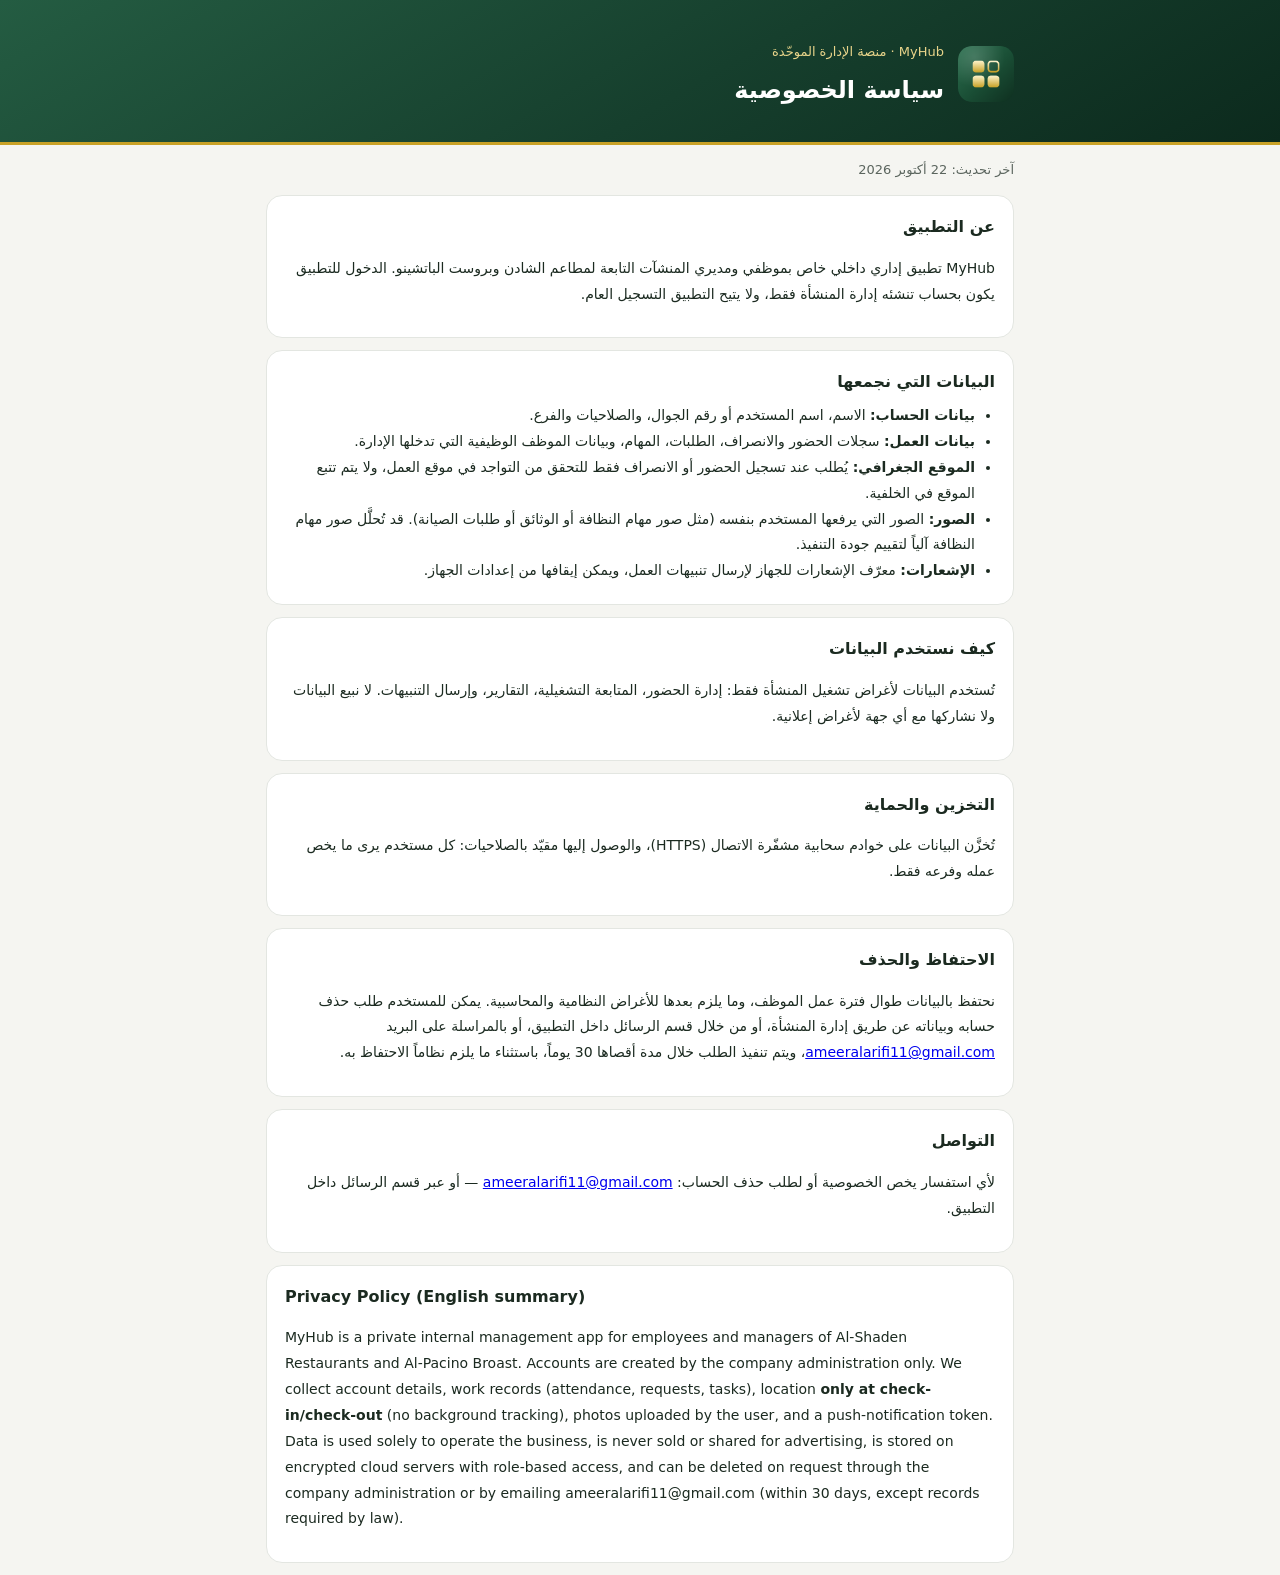
<file: privacy.html>
<!doctype html>
<html lang="ar" dir="rtl">
<head>
<meta charset="utf-8">
<meta name="viewport" content="width=device-width,initial-scale=1">
<title>سياسة الخصوصية · MyHub</title>
<meta name="description" content="سياسة الخصوصية لتطبيق MyHub منصة الإدارة الموحّدة">
<link rel="icon" href="icon-192.png">
<style>
:root{--g:#163F2D;--gold:#C9A227;--ink:#1B2A20;--mut:#5B655E;--line:#E3E6E1;--bg:#F5F5F1;--card:#fff}
@media (prefers-color-scheme:dark){:root:not([data-theme="light"]){--ink:#EEF2EE;--mut:#A9B3AC;--line:#2C3A31;--bg:#0F1A14;--card:#16241C}}
*{box-sizing:border-box}body{margin:0;background:var(--bg);color:var(--ink);font-family:system-ui,-apple-system,"Segoe UI",Tahoma,sans-serif;line-height:1.85}
header{background:linear-gradient(150deg,#245C42,#163F2D 55%,#0C2A1D);color:#fff;padding:36px 16px 30px;border-bottom:3px solid var(--gold)}
.w{max-width:780px;margin:0 auto;padding:0 16px}header .w{display:flex;gap:14px;align-items:center}header img{width:56px;height:56px;border-radius:14px}
header small{color:#E8D48A;font-size:13px}header h1{margin:2px 0 0;font-size:24px}
main{padding:22px 0 40px}section{background:var(--card);border:1px solid var(--line);border-radius:16px;padding:16px 18px;margin:0 0 12px}
h2{font-size:16px;margin:0 0 6px;color:var(--ink)}p,li{font-size:14px;color:var(--ink)}ul{margin:4px 0;padding-inline-start:20px}.mut{color:var(--mut);font-size:13px}
.en{direction:ltr;text-align:left}
</style>
</head>
<body>
<header><div class="w"><img src="icon-192.png" alt=""><div><small>MyHub · منصة الإدارة الموحّدة</small><h1>سياسة الخصوصية</h1></div></div></header>
<main class="w">
<p class="mut">آخر تحديث: 22 أكتوبر 2026</p>

<section><h2>عن التطبيق</h2>
<p>MyHub تطبيق إداري داخلي خاص بموظفي ومديري المنشآت التابعة لمطاعم الشادن وبروست الباتشينو. الدخول للتطبيق يكون بحساب تنشئه إدارة المنشأة فقط، ولا يتيح التطبيق التسجيل العام.</p></section>

<section><h2>البيانات التي نجمعها</h2>
<ul>
<li><b>بيانات الحساب:</b> الاسم، اسم المستخدم أو رقم الجوال، والصلاحيات والفرع.</li>
<li><b>بيانات العمل:</b> سجلات الحضور والانصراف، الطلبات، المهام، وبيانات الموظف الوظيفية التي تدخلها الإدارة.</li>
<li><b>الموقع الجغرافي:</b> يُطلب عند تسجيل الحضور أو الانصراف فقط للتحقق من التواجد في موقع العمل، ولا يتم تتبع الموقع في الخلفية.</li>
<li><b>الصور:</b> الصور التي يرفعها المستخدم بنفسه (مثل صور مهام النظافة أو الوثائق أو طلبات الصيانة). قد تُحلَّل صور مهام النظافة آلياً لتقييم جودة التنفيذ.</li>
<li><b>الإشعارات:</b> معرّف الإشعارات للجهاز لإرسال تنبيهات العمل، ويمكن إيقافها من إعدادات الجهاز.</li>
</ul></section>

<section><h2>كيف نستخدم البيانات</h2>
<p>تُستخدم البيانات لأغراض تشغيل المنشأة فقط: إدارة الحضور، المتابعة التشغيلية، التقارير، وإرسال التنبيهات. لا نبيع البيانات ولا نشاركها مع أي جهة لأغراض إعلانية.</p></section>

<section><h2>التخزين والحماية</h2>
<p>تُخزَّن البيانات على خوادم سحابية مشفّرة الاتصال (HTTPS)، والوصول إليها مقيّد بالصلاحيات: كل مستخدم يرى ما يخص عمله وفرعه فقط.</p></section>

<section><h2>الاحتفاظ والحذف</h2>
<p>نحتفظ بالبيانات طوال فترة عمل الموظف، وما يلزم بعدها للأغراض النظامية والمحاسبية. يمكن للمستخدم طلب حذف حسابه وبياناته عن طريق إدارة المنشأة، أو من خلال قسم الرسائل داخل التطبيق، أو بالمراسلة على البريد <a href="mailto:ameeralarifi11@gmail.com">ameeralarifi11@gmail.com</a>، ويتم تنفيذ الطلب خلال مدة أقصاها 30 يوماً، باستثناء ما يلزم نظاماً الاحتفاظ به.</p></section>

<section><h2>التواصل</h2>
<p>لأي استفسار يخص الخصوصية أو لطلب حذف الحساب: <a href="mailto:ameeralarifi11@gmail.com">ameeralarifi11@gmail.com</a> — أو عبر قسم الرسائل داخل التطبيق.</p></section>

<section class="en"><h2>Privacy Policy (English summary)</h2>
<p>MyHub is a private internal management app for employees and managers of Al-Shaden Restaurants and Al-Pacino Broast. Accounts are created by the company administration only. We collect account details, work records (attendance, requests, tasks), location <b>only at check-in/check-out</b> (no background tracking), photos uploaded by the user, and a push-notification token. Data is used solely to operate the business, is never sold or shared for advertising, is stored on encrypted cloud servers with role-based access, and can be deleted on request through the company administration or by emailing ameeralarifi11@gmail.com (within 30 days, except records required by law).</p></section>
</main>
</body>
</html>
</file>
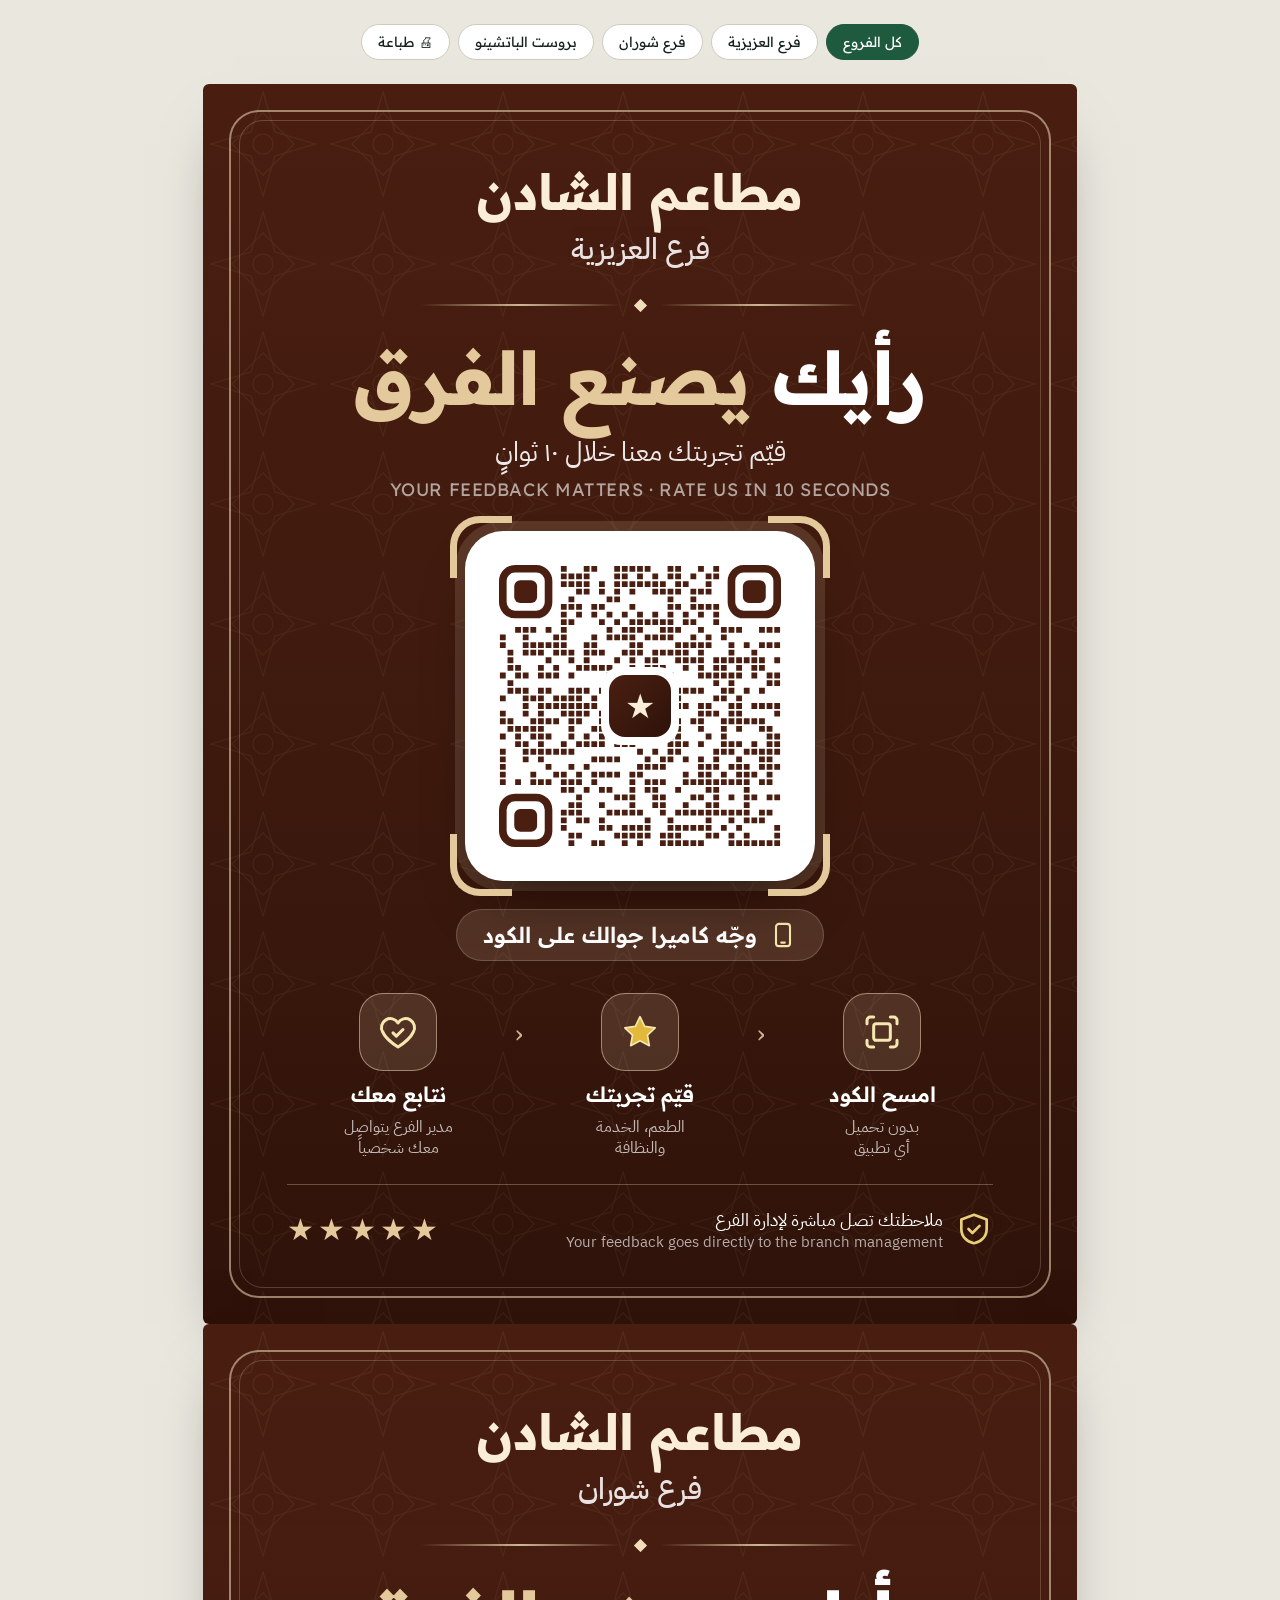
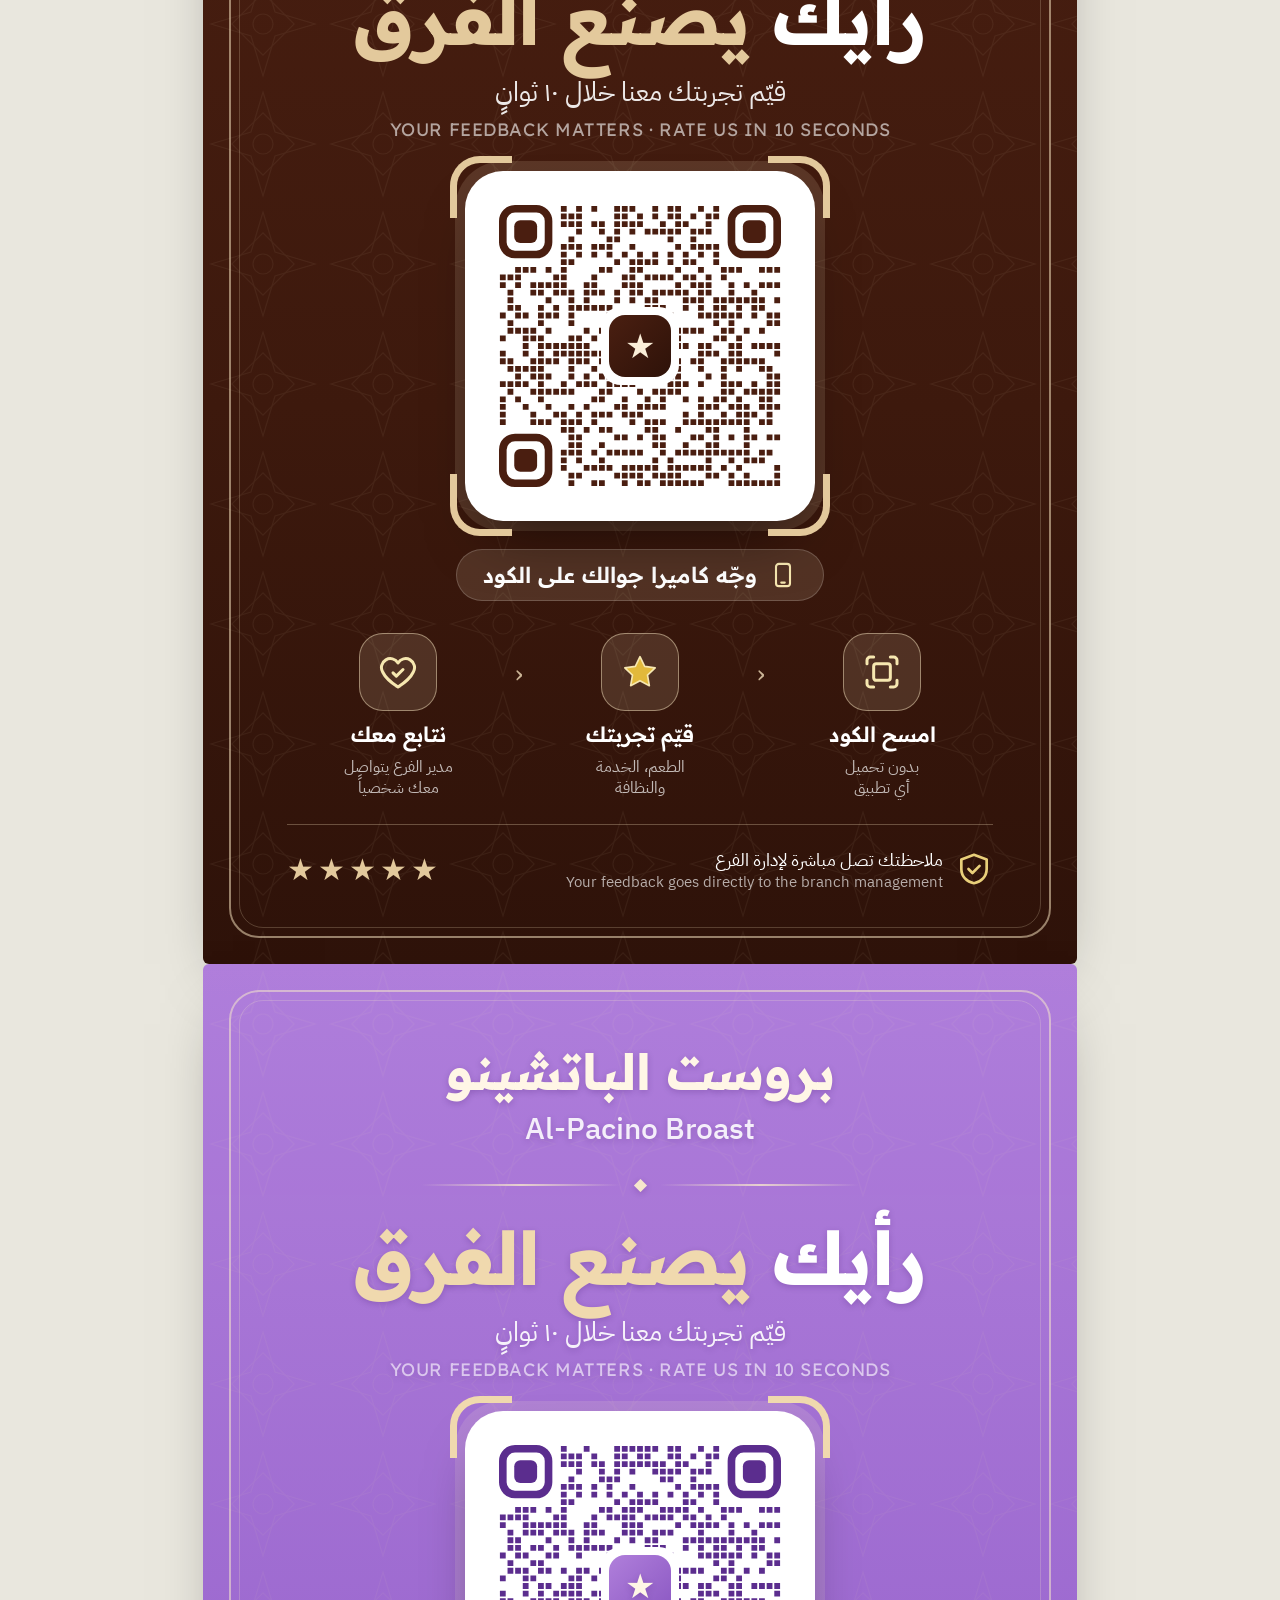
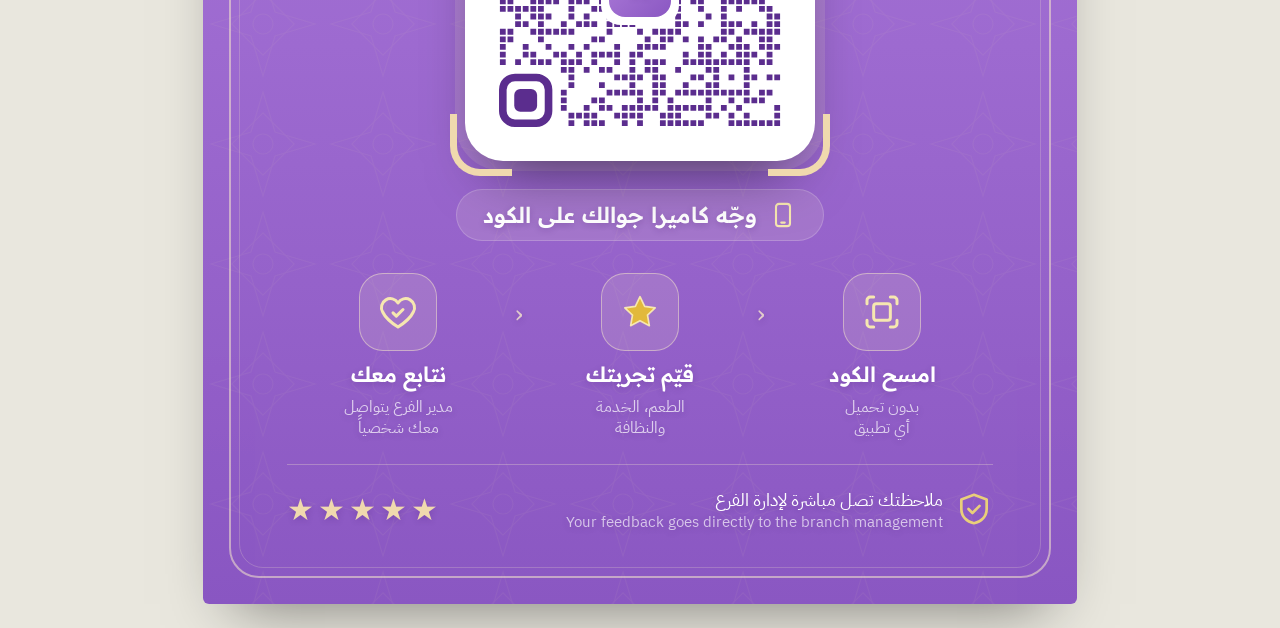
<file: review/poster.html>
<!doctype html>
<html lang="ar" dir="rtl">
<head>
<meta charset="utf-8">
<meta name="viewport" content="width=device-width,initial-scale=1">
<title>ملصق تقييم العملاء</title>
<link rel="preconnect" href="https://fonts.googleapis.com">
<link rel="preconnect" href="https://fonts.gstatic.com" crossorigin>
<link href="https://fonts.googleapis.com/css2?family=IBM+Plex+Sans+Arabic:wght@400;500;600;700&family=Readex+Pro:wght@400;500;600;700&display=swap" rel="stylesheet">
<script src="../vendor/qrcode.js"></script>
<style>
@page{size:A5;margin:0}
*{margin:0;padding:0;box-sizing:border-box}
html,body{background:#E9E7DE}
body{font-family:'IBM Plex Sans Arabic',sans-serif;display:flex;flex-direction:column;align-items:center;gap:24px;padding:24px 0}
.tools{display:flex;gap:8px;flex-wrap:wrap;justify-content:center;font-family:'Readex Pro',sans-serif}
.tools a,.tools button{border:1px solid #CFCBBE;background:#fff;border-radius:99px;padding:8px 16px;font:inherit;font-size:14px;color:#16231B;text-decoration:none;cursor:pointer}
.tools .on{background:#1E5A3E;color:#fff;border-color:#1E5A3E}
.pg{width:874px;height:1240px;position:relative;overflow:hidden;color:#fff;border-radius:6px;box-shadow:0 30px 60px -30px rgba(0,0,0,.5);
  background:radial-gradient(120% 75% at 85% 0%,var(--b1) 0%,var(--b2) 45%,var(--b3) 100%)}
.pat{position:absolute;inset:0;opacity:.09}
.glow{position:absolute;width:900px;height:900px;border-radius:50%;left:-380px;bottom:-460px;background:radial-gradient(circle,rgba(var(--rgb),.28),transparent 62%)}
.frame{position:absolute;inset:26px;border:2px solid rgba(var(--rgb),.55);border-radius:30px}
.frame::after{content:"";position:absolute;inset:8px;border:1px solid rgba(var(--rgb),.22);border-radius:24px}
.in{position:absolute;inset:26px;display:flex;flex-direction:column;align-items:center;padding:52px 58px 40px;text-align:center}
.brand{display:flex;align-items:center;gap:16px}
.mark{width:66px;height:66px;border-radius:19px;background:linear-gradient(135deg,var(--be2),var(--be3));color:var(--ink);display:grid;place-items:center;font-family:'Readex Pro';font-weight:700;font-size:32px;box-shadow:0 10px 24px -10px rgba(0,0,0,.6)}
.brand b{display:block;font-family:'Readex Pro';font-weight:700;font-size:50px;color:var(--be2);line-height:1.2;text-align:center}
.brand span{display:block;font-size:30px;font-weight:500;opacity:.88;text-align:center;margin-top:4px}
.rule{display:flex;align-items:center;gap:14px;margin:22px 0 18px;width:62%}.rule i{flex:1;height:1.5px;background:linear-gradient(90deg,transparent,rgba(var(--rgb),.8),transparent)}.rule b{color:var(--be);font-size:16px}
h1{font-family:'Readex Pro';font-weight:700;font-size:74px;line-height:1.15;letter-spacing:-.5px}
h1 em{font-style:normal;background:linear-gradient(180deg,var(--be2),var(--be3));-webkit-background-clip:text;background-clip:text;color:transparent}
.sub{font-size:27px;opacity:.9;margin-top:12px}
.en{font-family:'Readex Pro';font-size:18px;letter-spacing:.6px;opacity:.6;margin-top:6px;direction:ltr}
.qrw{position:relative;margin-top:30px;width:350px;height:350px;border-radius:38px;background:#fff;padding:34px;box-shadow:0 30px 60px -25px rgba(0,0,0,.7),0 0 0 10px rgba(255,255,255,.07)}
.qrw svg.q{width:100%;height:100%;display:block}
.qrw .c{position:absolute;width:62px;height:62px;border:7px solid var(--be3)}
.c.tl{top:-15px;right:-15px;border-left:0;border-bottom:0;border-radius:0 30px 0 0}
.c.tr{top:-15px;left:-15px;border-right:0;border-bottom:0;border-radius:30px 0 0 0}
.c.bl{bottom:-15px;right:-15px;border-left:0;border-top:0;border-radius:0 0 30px 0}
.c.br{bottom:-15px;left:-15px;border-right:0;border-top:0;border-radius:0 0 0 30px}
.qrw .ctr{position:absolute;top:50%;left:50%;width:78px;height:78px;margin:-39px 0 0 -39px;border-radius:20px;background:#fff;display:grid;place-items:center}
.qrw .ctr i{width:62px;height:62px;border-radius:16px;background:linear-gradient(135deg,var(--b1),var(--b3));display:grid;place-items:center;color:var(--be2);font-style:normal;font-size:34px}
.scan{margin-top:28px;display:inline-flex;align-items:center;gap:12px;background:rgba(255,255,255,.1);border:1px solid rgba(255,255,255,.18);border-radius:99px;padding:11px 26px;font-family:'Readex Pro';font-weight:600;font-size:22px}
.scan svg{width:28px;height:28px}
.steps{margin-top:32px;display:grid;grid-template-columns:1fr auto 1fr auto 1fr;align-items:start;width:100%;gap:6px}
.st{display:flex;flex-direction:column;align-items:center;gap:10px}
.st .ic{width:78px;height:78px;border-radius:24px;background:rgba(255,255,255,.08);border:1.5px solid rgba(var(--rgb),.5);display:grid;place-items:center}
.st .ic svg{width:40px;height:40px}
.st b{font-family:'Readex Pro';font-weight:600;font-size:21px}
.st span{font-size:15.5px;opacity:.7;line-height:1.35}
.ar{color:var(--be);font-size:26px;margin-top:22px;opacity:.8}
.foot{margin-top:auto;margin-bottom:6px;width:100%;display:flex;align-items:center;justify-content:space-between;gap:12px;border-top:1px solid rgba(var(--rgb),.3);padding-top:22px}
.foot .l{display:flex;align-items:center;gap:12px;text-align:start;font-size:18px;line-height:1.4}
.foot .l svg{flex:none;width:38px;height:38px}
.foot .l small{display:block;font-size:14.5px;opacity:.65}
.stars{color:var(--be3);font-size:30px;letter-spacing:4px;direction:ltr}
.pg.oud{--b1:#4A1F11;--b2:#3D190D;--b3:#2E1209;--be:#F0DDBA;--be2:#FAEED8;--be3:#E3C99C;--ink:#4A1E10;--rgb:240,221,186}
.pg.mauve{--b1:#B07FDB;--b2:#9D6AD0;--b3:#8A57C2;--be:#F6E7CC;--be2:#FFF6E6;--be3:#F0D9AE;--ink:#5B2D8E;--rgb:246,231,204}
.pg.mauve .in{text-shadow:0 2px 6px rgba(60,20,100,.22)}
.pg.oud .glow,.pg.mauve .glow{display:none}.pg.oud h1 em,.pg.mauve h1 em{background:none;color:var(--be3);-webkit-text-fill-color:var(--be3)}.pg.oud .pat,.pg.mauve .pat{opacity:.06}
.pg.oud,.pg.mauve{background:linear-gradient(180deg,var(--b1) 0%,var(--b2) 55%,var(--b3) 100%)}
.pg.oud .scan,.pg.mauve .scan,.pg.oud .st .ic,.pg.mauve .st .ic{background:rgba(var(--rgb),.14)}
.pg svg [stroke="#F6E7B0"]{stroke:var(--be2)}.pg svg [stroke="#E9CF7A"]{stroke:var(--be)}.pg svg [fill="#E2B93B"]{fill:var(--be3)}.pg svg [stroke="#E9CF7A"][stroke-width="1.2"]{stroke:var(--be)}
.qrw{box-shadow:0 30px 60px -25px rgba(0,0,0,.6),0 0 0 10px rgba(var(--rgb),.14)!important}
@media print{html,body{background:#fff}body{padding:0;gap:0}.tools{display:none}.pg{zoom:.64;border-radius:0;box-shadow:none;page-break-after:always;-webkit-print-color-adjust:exact;print-color-adjust:exact}}
@media screen and (max-width:900px){.pg{zoom:calc(100vw / 920px)}}
</style>
</head>
<body>
<div class="tools" id="tools"></div>
<div id="pages"></div>
<script>
(function(){
const BR={az:{n:'مطاعم الشادن',s:'فرع العزيزية',e:'AL-SHADEN RESTAURANTS',m:'ش',t:'oud'},sh:{n:'مطاعم الشادن',s:'فرع شوران',e:'AL-SHADEN RESTAURANTS',m:'ش',t:'oud'},pc:{n:'بروست الباتشينو',s:'Al-Pacino Broast',e:'AL-PACINO BROAST',m:'P',t:'mauve'}};
const q=new URLSearchParams(location.search); const sel=(q.get('b')||'all').toLowerCase(); const list=sel==='all'?Object.keys(BR):[sel].filter(k=>BR[k]);
const url=k=>'https://unifiedplatform.app/review/?b='+k;
function qrSvg(t){const qr=qrcode(0,'H');qr.addData(t);qr.make();const n=qr.getModuleCount();let d='';
  const fin=(r,c)=>(r<7&&c<7)||(r<7&&c>=n-7)||(r>=n-7&&c<7);
  for(let r=0;r<n;r++)for(let c=0;c<n;c++){if(!qr.isDark(r,c)||fin(r,c))continue;d+=`M${c+.12},${r+.12}h.76v.76h-.76z`;}
  const eye=(x,y)=>`<rect x="${x+.5}" y="${y+.5}" width="6" height="6" rx="1.6" fill="none" stroke="var(--ink)" style="stroke:var(--ink)" stroke-width="1"/><rect x="${x+2}" y="${y+2}" width="3" height="3" rx=".8" style="fill:var(--ink)"/>`;
  return `<svg class="q" viewBox="0 0 ${n} ${n}" shape-rendering="geometricPrecision"><path d="${d}" style="fill:var(--ink)"/>${eye(0,0)}${eye(n-7,0)}${eye(0,n-7)}</svg>`;}
const PAT=`<svg class="pat" width="100%" height="100%"><defs><pattern id="p" width="120" height="120" patternUnits="userSpaceOnUse"><g fill="none" stroke="#E9CF7A" stroke-width="1.2"><path d="M60 8 L72 48 L112 60 L72 72 L60 112 L48 72 L8 60 L48 48 Z"/><rect x="38" y="38" width="44" height="44" transform="rotate(45 60 60)"/><circle cx="60" cy="60" r="10"/></g></pattern></defs><rect width="100%" height="100%" fill="url(#p)"/></svg>`;
const I={cam:'<svg viewBox="0 0 24 24" fill="none" stroke="#F6E7B0" stroke-width="1.8" stroke-linecap="round" stroke-linejoin="round"><path d="M3 7V5a2 2 0 0 1 2-2h2M17 3h2a2 2 0 0 1 2 2v2M21 17v2a2 2 0 0 1-2 2h-2M7 21H5a2 2 0 0 1-2-2v-2"/><rect x="7" y="7" width="10" height="10" rx="1.5"/></svg>',
 star:'<svg viewBox="0 0 24 24" fill="#E2B93B" stroke="#F6E7B0" stroke-width="1" stroke-linejoin="round"><path d="M12 2.8l2.8 5.8 6.3.9-4.6 4.4 1.1 6.3L12 17.2 6.4 20.2l1.1-6.3L2.9 9.5l6.3-.9z"/></svg>',
 hand:'<svg viewBox="0 0 24 24" fill="none" stroke="#F6E7B0" stroke-width="1.8" stroke-linecap="round" stroke-linejoin="round"><path d="M12 21s-7-4.4-9.2-9A5 5 0 0 1 12 6.6 5 5 0 0 1 21.2 12C19 16.6 12 21 12 21z"/><path d="M9 12.5l2 2 4-4"/></svg>',
 shield:'<svg viewBox="0 0 24 24" fill="none" stroke="#E9CF7A" stroke-width="1.7" stroke-linecap="round" stroke-linejoin="round"><path d="M12 3l8 3v6c0 4.6-3.4 8.3-8 9-4.6-.7-8-4.4-8-9V6z"/><path d="M8.5 12l2.5 2.5 4.5-4.5"/></svg>',
 phone:'<svg viewBox="0 0 24 24" fill="none" stroke="#F6E7B0" stroke-width="1.8" stroke-linecap="round"><rect x="6" y="2.5" width="12" height="19" rx="2.5"/><path d="M10.5 18.5h3"/></svg>'};
document.getElementById('pages').innerHTML=list.map(k=>{const b=BR[k];return `<div class="pg ${b.t}">${PAT}<div class="glow"></div><div class="frame"></div><div class="in">
  <div class="brand"><div><b>${b.n}</b><span>${b.s}</span></div></div>
  <div class="rule"><i></i><b>◆</b><i></i></div>
  <h1>رأيك <em>يصنع الفرق</em></h1>
  <div class="sub">قيّم تجربتك معنا خلال ١٠ ثوانٍ</div>
  <div class="en">YOUR FEEDBACK MATTERS · RATE US IN 10 SECONDS</div>
  <div class="qrw">${qrSvg(url(k))}<i class="c tl"></i><i class="c tr"></i><i class="c bl"></i><i class="c br"></i><div class="ctr"><i>★</i></div></div>
  <div class="scan">${I.phone}<span>وجّه كاميرا جوالك على الكود</span></div>
  <div class="steps">
    <div class="st"><div class="ic">${I.cam}</div><b>امسح الكود</b><span>بدون تحميل<br>أي تطبيق</span></div><div class="ar">‹</div>
    <div class="st"><div class="ic">${I.star}</div><b>قيّم تجربتك</b><span>الطعم، الخدمة<br>والنظافة</span></div><div class="ar">‹</div>
    <div class="st"><div class="ic">${I.hand}</div><b>نتابع معك</b><span>مدير الفرع يتواصل<br>معك شخصياً</span></div>
  </div>
  <div class="foot"><div class="l">${I.shield}<div>ملاحظتك تصل مباشرة لإدارة الفرع<small>Your feedback goes directly to the branch management</small></div></div><div class="stars">★★★★★</div></div>
</div></div>`}).join('');
document.getElementById('tools').innerHTML=[['all','كل الفروع']].concat(Object.keys(BR).map(k=>[k,BR[k].s.startsWith('فرع')?BR[k].s:BR[k].n])).map(([k,n])=>`<a href="?b=${k}" class="${sel===k?'on':''}">${n}</a>`).join('')+'<button onclick="print()">🖨 طباعة</button>';
})();
</script>
</body>
</html>
</file>
